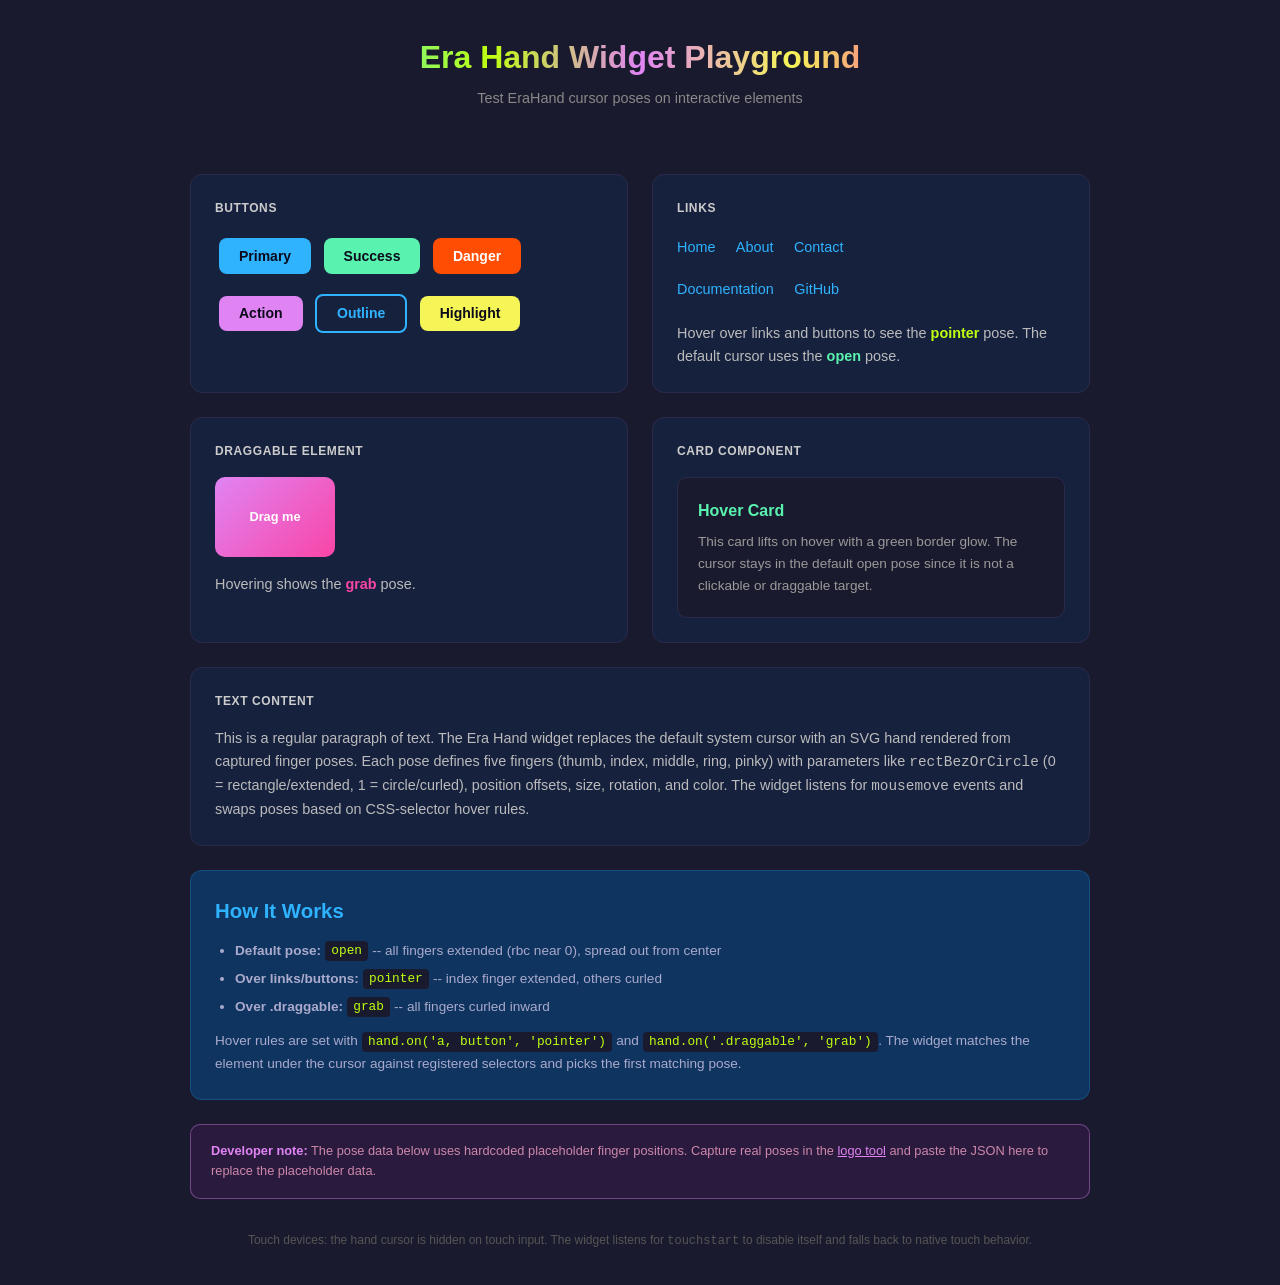
<file: era-hand-test.html>
<!DOCTYPE html>
<html lang="en">
<head>
    <meta charset="UTF-8">
    <meta name="viewport" content="width=device-width, initial-scale=1.0">
    <title>Era Hand Widget Playground</title>
    <script src="era-hand.js"></script>
    <style>
        *, *::before, *::after {
            box-sizing: border-box;
            margin: 0;
            padding: 0;
        }

        body {
            font-family: -apple-system, BlinkMacSystemFont, "Segoe UI", Roboto, Helvetica, Arial, sans-serif;
            background: #1a1a2e;
            color: #e0e0e0;
            min-height: 100vh;
            padding: 2rem;
            line-height: 1.6;
        }

        h1 {
            font-size: 2rem;
            font-weight: 700;
            margin-bottom: 0.25rem;
            background: linear-gradient(90deg, #2FB3FF, #5AF2AF, #BFFF10, #E084F4, #F5F557, #F945A6, #FF4D01);
            -webkit-background-clip: text;
            -webkit-text-fill-color: transparent;
            background-clip: text;
        }

        .subtitle {
            color: #888;
            font-size: 0.9rem;
            margin-bottom: 2rem;
        }

        .grid {
            display: grid;
            grid-template-columns: 1fr 1fr;
            gap: 1.5rem;
            max-width: 900px;
            margin: 0 auto;
        }

        @media (max-width: 640px) {
            .grid {
                grid-template-columns: 1fr;
            }
        }

        .panel {
            background: #16213e;
            border: 1px solid #2a2a4a;
            border-radius: 12px;
            padding: 1.5rem;
        }

        .panel h2 {
            font-size: 1rem;
            font-weight: 600;
            color: #ccc;
            margin-bottom: 1rem;
            text-transform: uppercase;
            letter-spacing: 0.05em;
            font-size: 0.75rem;
        }

        /* Buttons */
        .btn {
            display: inline-block;
            padding: 0.6rem 1.25rem;
            border: none;
            border-radius: 8px;
            font-size: 0.875rem;
            font-weight: 600;
            cursor: pointer;
            transition: transform 0.15s, box-shadow 0.15s;
            margin: 0.25rem;
        }

        .btn:hover {
            transform: translateY(-1px);
            box-shadow: 0 4px 12px rgba(0, 0, 0, 0.3);
        }

        .btn:active {
            transform: translateY(0);
        }

        .btn-blue    { background: #2FB3FF; color: #0a0a1a; }
        .btn-green   { background: #5AF2AF; color: #0a0a1a; }
        .btn-lime    { background: #BFFF10; color: #0a0a1a; }
        .btn-purple  { background: #E084F4; color: #0a0a1a; }
        .btn-yellow  { background: #F5F557; color: #0a0a1a; }
        .btn-pink    { background: #F945A6; color: #fff; }
        .btn-red     { background: #FF4D01; color: #fff; }

        .btn-outline {
            background: transparent;
            border: 2px solid #2FB3FF;
            color: #2FB3FF;
        }

        .btn-outline:hover {
            background: #2FB3FF;
            color: #0a0a1a;
        }

        /* Links */
        .links a {
            color: #2FB3FF;
            text-decoration: none;
            margin-right: 1rem;
            font-size: 0.9rem;
            transition: color 0.15s;
        }

        .links a:hover {
            color: #5AF2AF;
            text-decoration: underline;
        }

        /* Draggable */
        .draggable {
            width: 120px;
            height: 80px;
            background: linear-gradient(135deg, #E084F4, #F945A6);
            border-radius: 10px;
            display: flex;
            align-items: center;
            justify-content: center;
            font-weight: 600;
            font-size: 0.8rem;
            color: #fff;
            user-select: none;
            position: relative;
            cursor: grab;
        }

        .draggable:active {
            cursor: grabbing;
        }

        .draggable.dragging {
            opacity: 0.85;
            box-shadow: 0 8px 24px rgba(233, 132, 244, 0.4);
        }

        /* Card */
        .card {
            background: #1a1a2e;
            border: 1px solid #2a2a4a;
            border-radius: 10px;
            padding: 1.25rem;
            transition: transform 0.2s, border-color 0.2s, box-shadow 0.2s;
        }

        .card:hover {
            transform: translateY(-3px);
            border-color: #5AF2AF;
            box-shadow: 0 6px 20px rgba(90, 242, 175, 0.15);
        }

        .card h3 {
            font-size: 1rem;
            color: #5AF2AF;
            margin-bottom: 0.5rem;
        }

        .card p {
            font-size: 0.85rem;
            color: #999;
        }

        /* Info panel */
        .info {
            grid-column: 1 / -1;
            background: #0f3460;
            border: 1px solid #2FB3FF33;
            border-radius: 12px;
            padding: 1.5rem;
            font-size: 0.85rem;
            color: #aac;
        }

        .info h2 {
            color: #2FB3FF;
        }

        .info code {
            background: #1a1a2e;
            padding: 0.15rem 0.4rem;
            border-radius: 4px;
            font-size: 0.8rem;
            color: #BFFF10;
        }

        .info ul {
            margin: 0.75rem 0;
            padding-left: 1.25rem;
        }

        .info li {
            margin-bottom: 0.35rem;
        }

        .note {
            grid-column: 1 / -1;
            background: #2a1a3e;
            border: 1px solid #E084F466;
            border-radius: 10px;
            padding: 1rem 1.25rem;
            font-size: 0.8rem;
            color: #c8a;
        }

        .note strong {
            color: #E084F4;
        }

        .touch-note {
            grid-column: 1 / -1;
            text-align: center;
            font-size: 0.75rem;
            color: #555;
            padding: 0.5rem;
        }

        .text-sample {
            font-size: 0.9rem;
            color: #bbb;
        }
    </style>
</head>
<body>

    <div class="grid">

        <!-- Header -->
        <div style="grid-column: 1 / -1; text-align: center; padding-bottom: 0.5rem;">
            <h1>Era Hand Widget Playground</h1>
            <p class="subtitle">Test EraHand cursor poses on interactive elements</p>
        </div>

        <!-- Buttons -->
        <div class="panel">
            <h2>Buttons</h2>
            <div>
                <button class="btn btn-blue">Primary</button>
                <button class="btn btn-green">Success</button>
                <button class="btn btn-red">Danger</button>
            </div>
            <div style="margin-top: 0.75rem;">
                <button class="btn btn-purple">Action</button>
                <button class="btn btn-outline">Outline</button>
                <button class="btn btn-yellow">Highlight</button>
            </div>
        </div>

        <!-- Links -->
        <div class="panel">
            <h2>Links</h2>
            <div class="links" style="margin-bottom: 1rem;">
                <a href="#">Home</a>
                <a href="#">About</a>
                <a href="#">Contact</a>
            </div>
            <div class="links">
                <a href="#">Documentation</a>
                <a href="#">GitHub</a>
            </div>
            <p class="text-sample" style="margin-top: 1.25rem;">
                Hover over links and buttons to see the <strong style="color:#BFFF10">pointer</strong> pose.
                The default cursor uses the <strong style="color:#5AF2AF">open</strong> pose.
            </p>
        </div>

        <!-- Draggable -->
        <div class="panel">
            <h2>Draggable Element</h2>
            <div class="draggable" id="draggable-box">
                Drag me
            </div>
            <p class="text-sample" style="margin-top: 1rem;">
                Hovering shows the <strong style="color:#F945A6">grab</strong> pose.
            </p>
        </div>

        <!-- Card -->
        <div class="panel">
            <h2>Card Component</h2>
            <div class="card">
                <h3>Hover Card</h3>
                <p>This card lifts on hover with a green border glow. The cursor stays in the default open pose since it is not a clickable or draggable target.</p>
            </div>
        </div>

        <!-- Text -->
        <div class="panel" style="grid-column: 1 / -1;">
            <h2>Text Content</h2>
            <p class="text-sample">
                This is a regular paragraph of text. The Era Hand widget replaces the
                default system cursor with an SVG hand rendered from captured finger poses.
                Each pose defines five fingers (thumb, index, middle, ring, pinky) with
                parameters like <code>rectBezOrCircle</code> (0 = rectangle/extended,
                1 = circle/curled), position offsets, size, rotation, and color.
                The widget listens for <code>mousemove</code> events and swaps poses
                based on CSS-selector hover rules.
            </p>
        </div>

        <!-- Info panel -->
        <div class="info">
            <h2>How It Works</h2>
            <ul>
                <li><strong>Default pose:</strong> <code>open</code> -- all fingers extended (rbc near 0), spread out from center</li>
                <li><strong>Over links/buttons:</strong> <code>pointer</code> -- index finger extended, others curled</li>
                <li><strong>Over .draggable:</strong> <code>grab</code> -- all fingers curled inward</li>
            </ul>
            <p>
                Hover rules are set with <code>hand.on('a, button', 'pointer')</code> and
                <code>hand.on('.draggable', 'grab')</code>. The widget matches the element
                under the cursor against registered selectors and picks the first matching pose.
            </p>
        </div>

        <!-- Replacement note -->
        <div class="note">
            <strong>Developer note:</strong> The pose data below uses hardcoded placeholder
            finger positions. Capture real poses in the
            <a href="index.html" style="color:#E084F4;">logo tool</a> and paste the JSON
            here to replace the placeholder data.
        </div>

        <!-- Touch note -->
        <div class="touch-note">
            Touch devices: the hand cursor is hidden on touch input.
            The widget listens for <code>touchstart</code> to disable itself and
            falls back to native touch behavior.
        </div>

    </div>

    <script>
    // -- Draggable box logic ---------------------------------------------------
    (function () {
        const box = document.getElementById('draggable-box');
        let isDragging = false;
        let offsetX = 0, offsetY = 0;

        box.addEventListener('mousedown', function (e) {
            isDragging = true;
            box.classList.add('dragging');
            const rect = box.getBoundingClientRect();
            offsetX = e.clientX - rect.left;
            offsetY = e.clientY - rect.top;
        });

        document.addEventListener('mousemove', function (e) {
            if (!isDragging) return;
            box.style.position = 'absolute';
            box.style.left = (e.clientX - offsetX) + 'px';
            box.style.top = (e.clientY - offsetY) + 'px';
        });

        document.addEventListener('mouseup', function () {
            isDragging = false;
            box.classList.remove('dragging');
        });
    })();

    // -- Placeholder pose data -------------------------------------------------
    //
    // Each pose defines fingers for hand index 0.
    // Finger params:
    //   x, y        — offset from hand center (normalized, roughly -1 to 1)
    //   size         — relative finger size (0.5 to 1.5)
    //   rbc          — rectBezOrCircle: 0 = extended/rectangle, 1 = curled/circle
    //   angle        — rotation in degrees
    //   color        — fill color
    //
    // Replace these with real captured data from the logo tool.

    // Helper: generate finger params from tip position, angle, and length
    function mkFinger(tipX, tipY, angle, len, rw, rbc, rob, color) {
      var rad = angle * Math.PI / 180;
      var bx = tipX - Math.cos(rad) * len;
      var by = tipY - Math.sin(rad) * len;
      var px = (tipX + bx) / 2 + Math.sin(rad) * 2; // slight PIP offset
      var py = (tipY + by) / 2 - Math.cos(rad) * 2;
      return { tipX: tipX, tipY: tipY, baseX: bx, baseY: by, pipX: px, pipY: py,
               rectWidth: rw, rectBezOrCircle: rbc, rectOrBez: rob, color: color };
    }

    var W = 14; // base finger width
    var POSES = {
        open: {
            refSize: 220,
            fingers: { 0: {
              thumb:  mkFinger(-55, -10, -60, W*2, W*0.9, 0.0, 0.2, "#2FB3FF"),
              index:  mkFinger(-25, -75, -80, W*2, W,     0.0, 0.1, "#BFFF10"),
              middle: mkFinger(  5, -80, -88, W*2, W*1.1, 0.0, 0.1, "#FF4D01"),
              ring:   mkFinger( 30, -72, -95, W*2, W,     0.0, 0.1, "#E084F4"),
              pinky:  mkFinger( 50, -58,-105, W*2, W*0.8, 0.0, 0.15,"#F5F557")
            }}
        },
        pointer: {
            refSize: 220,
            fingers: { 0: {
              thumb:  mkFinger(-40,  10, -50, W*2, W*0.9, 0.85, 0.0, "#2FB3FF"),
              index:  mkFinger(-10, -85, -85, W*2, W,     0.0,  0.1, "#BFFF10"),
              middle: mkFinger( 15,   5, -80, W*2, W*1.1, 0.9,  0.0, "#FF4D01"),
              ring:   mkFinger( 30,  10, -90, W*2, W,     0.9,  0.0, "#E084F4"),
              pinky:  mkFinger( 45,  18,-100, W*2, W*0.8, 0.85, 0.0, "#F5F557")
            }}
        },
        grab: {
            refSize: 220,
            fingers: { 0: {
              thumb:  mkFinger(-35,   5, -45, W*2, W*0.9, 0.85, 0.0, "#2FB3FF"),
              index:  mkFinger(-15, -15, -70, W*2, W,     0.85, 0.0, "#BFFF10"),
              middle: mkFinger(  8, -20, -80, W*2, W*1.1, 0.9,  0.0, "#FF4D01"),
              ring:   mkFinger( 28, -15, -90, W*2, W,     0.9,  0.0, "#E084F4"),
              pinky:  mkFinger( 42,  -5,-100, W*2, W*0.8, 0.85, 0.0, "#F5F557")
            }}
        }
    };

    // -- Initialize EraHand ----------------------------------------------------
    //
    // EraHand is loaded from era-hand.js. If the script hasn't been created yet,
    // this block will fail silently so the page still renders as a static preview.

    (function () {
        if (typeof EraHand === 'undefined') {
            console.warn(
                '[era-hand-test] EraHand is not defined. ' +
                'Make sure era-hand.js exists and exports the EraHand class.'
            );
            return;
        }

        var hand = EraHand.create({
            poses: POSES,
            defaultPose: 'open'
        });

        // Hover rules
        hand.on('a, button', 'pointer');
        hand.on('.draggable', 'grab');

        console.log('[era-hand-test] EraHand initialized with poses:', Object.keys(POSES));
    })();
    </script>

</body>
</html>
</file>
